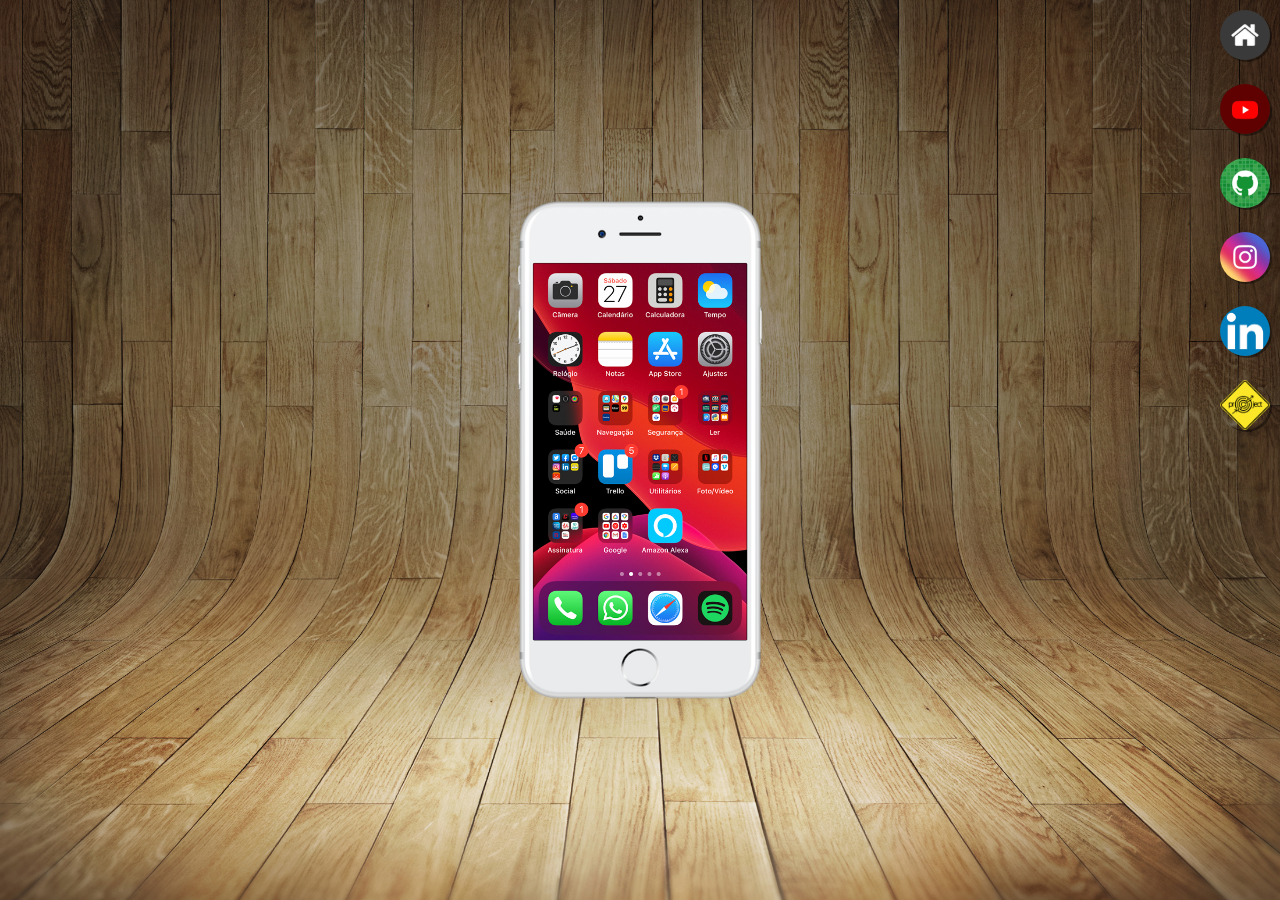
<file: index.html>
<!DOCTYPE html>
<html lang="pt-br">
<head>
    <meta charset="UTF-8">
    <meta name="viewport" content="width=device-width, initial-scale=1.0">
    <title>Projeto redes sociais</title>
    <link rel="stylesheet" href="css/style.css">
    <link rel="shortcut icon" type="image/x-icon" href="imagens/favicon.ico">
</head>
<body>
    <main>
        <section id="telefone">
            <iframe src="home.html" name="tela" id="tela" frameborder="0">
                <p>Seu Navegado não é compativel com isso</p>
            </iframe>
        </section>
        <section id="redes-sociais">
            <a href="home.html" target="tela"><img src="imagens/logo-home.jpg" alt="home"></a><br>

            <a href="youtube.html" target="tela"><img src="imagens/logo-youtube.jpg" alt="home"></a><br>

            <a href="github.html" target="tela"><img src="imagens/logo-github.jpg" alt="github"></a><br>

            <a href="instagram.html" target="tela"><img src="imagens/logo-instagram.jpg" alt="instagram"></a><br>
            <a href="linkedin.html" target="tela"><img src="imagens/logo-linkedin.jpg" alt="Linkedin"></a><br>
            <a href="projetos.html" target="tela"><img src="imagens/geralt-traffic.png" alt=""></a>
            
            
        </section>
    </main>
</body>
</html>
</file>
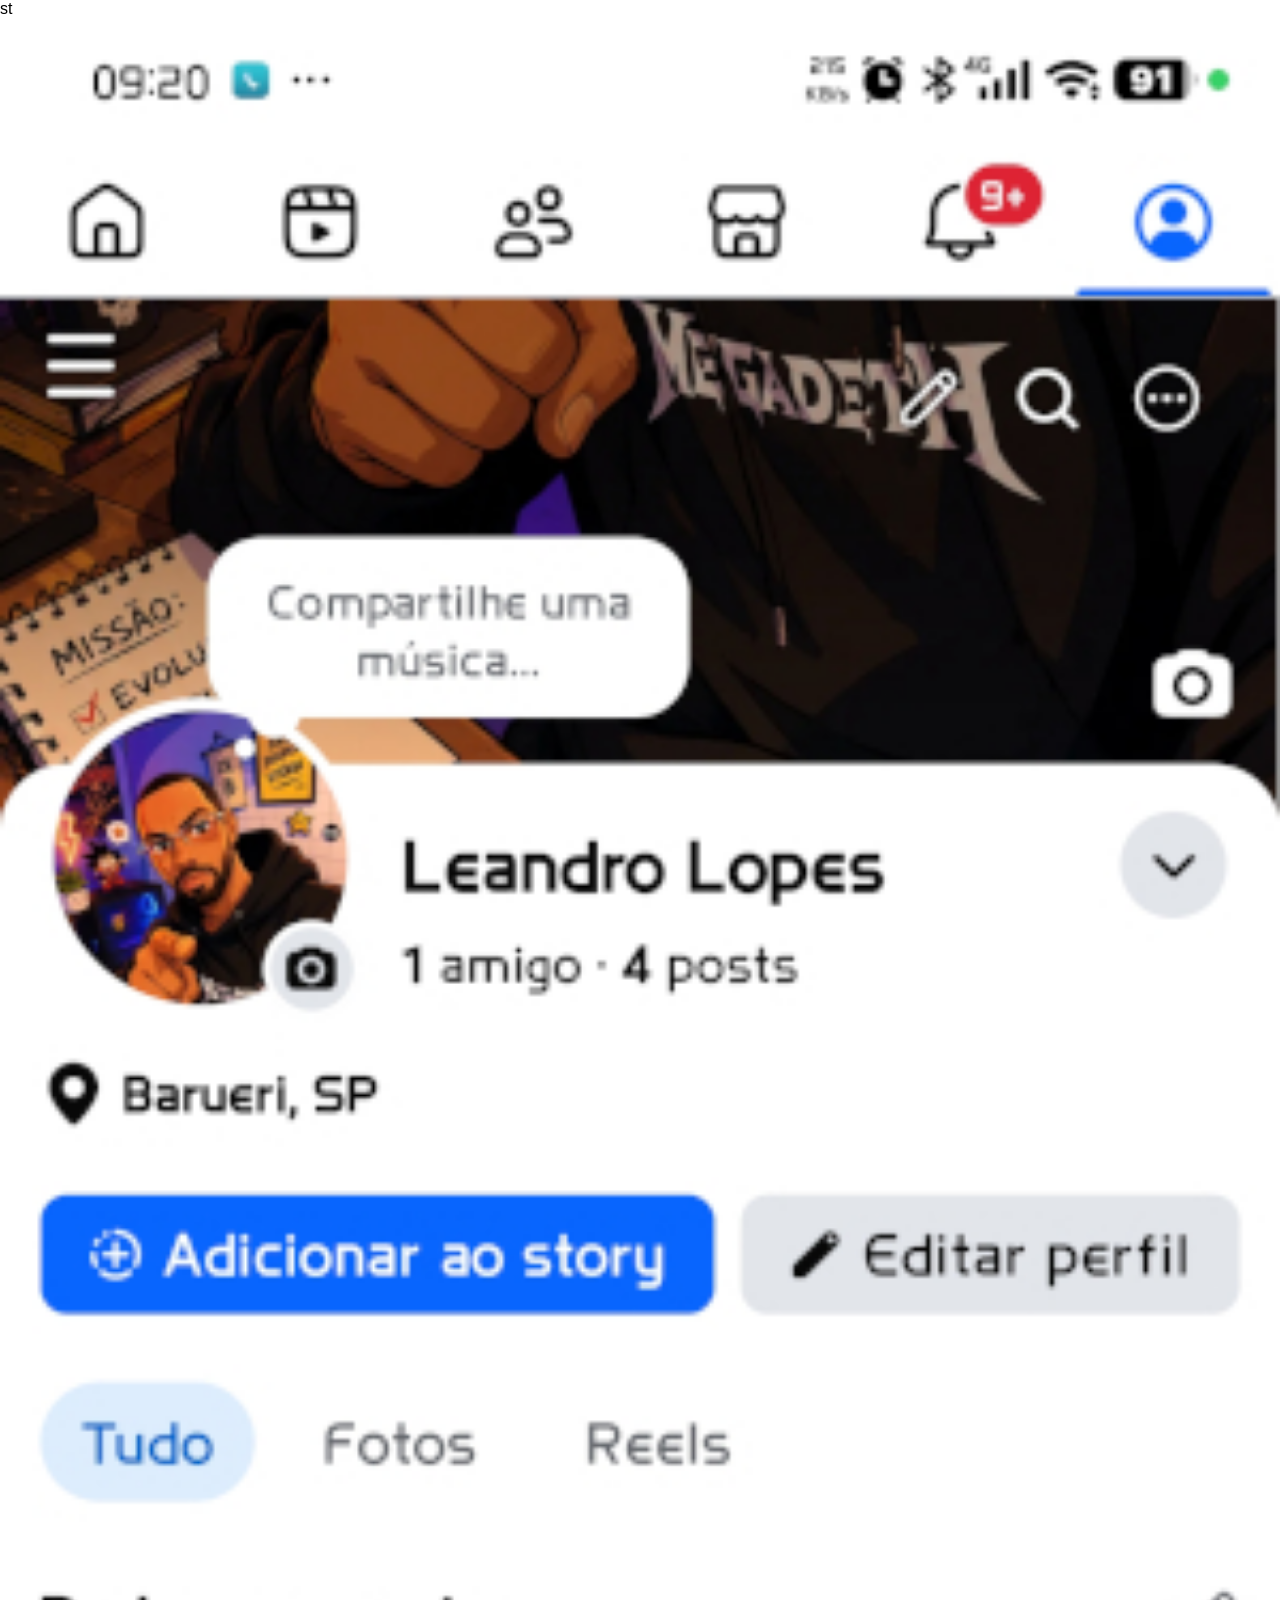
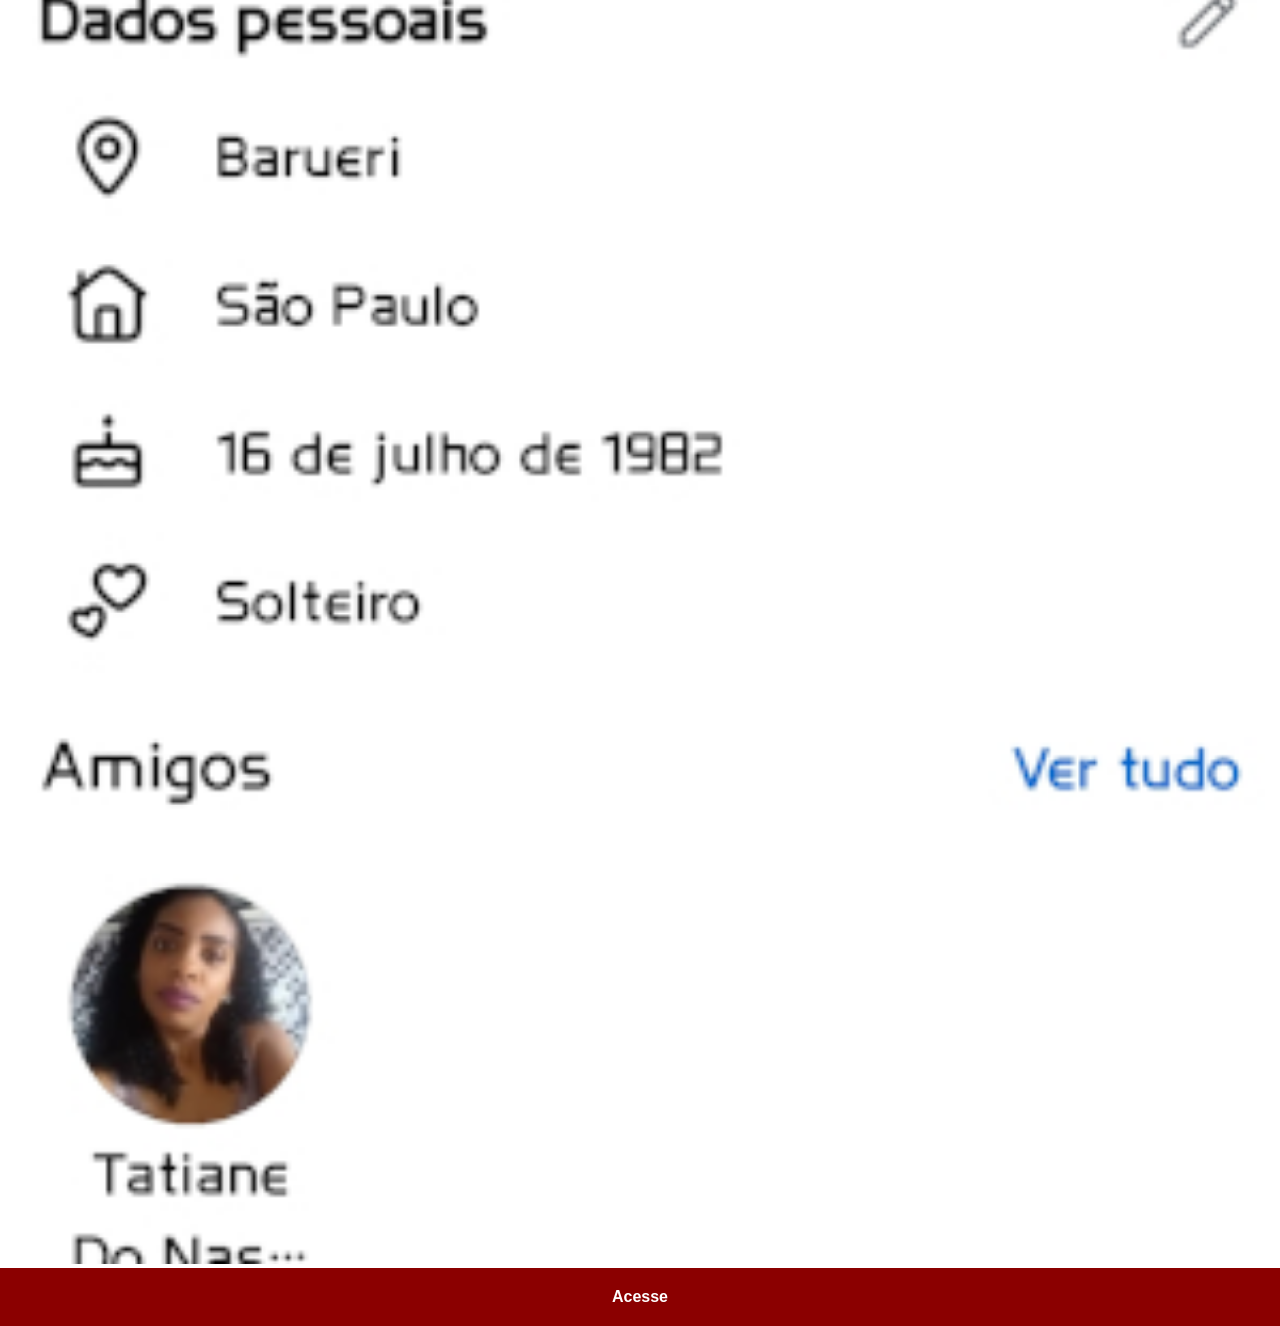
<file: facebook.html>
<!DOCTYPE html>
<html lang="pt-br">
<head>
    <meta charset="UTF-8">
    <meta name="viewport" content="width=device-width, initial-scale=1.0">
    <title>Facebook</title>
    <link rel="stylesheet" href="css/social.css">
    st   
</head>
<body>
    <img src="imagens/tela-facebook2.jpg" alt="Facebook"><a href="https://" target="_blank">Acesse</a>
</body>
</html>
</file>
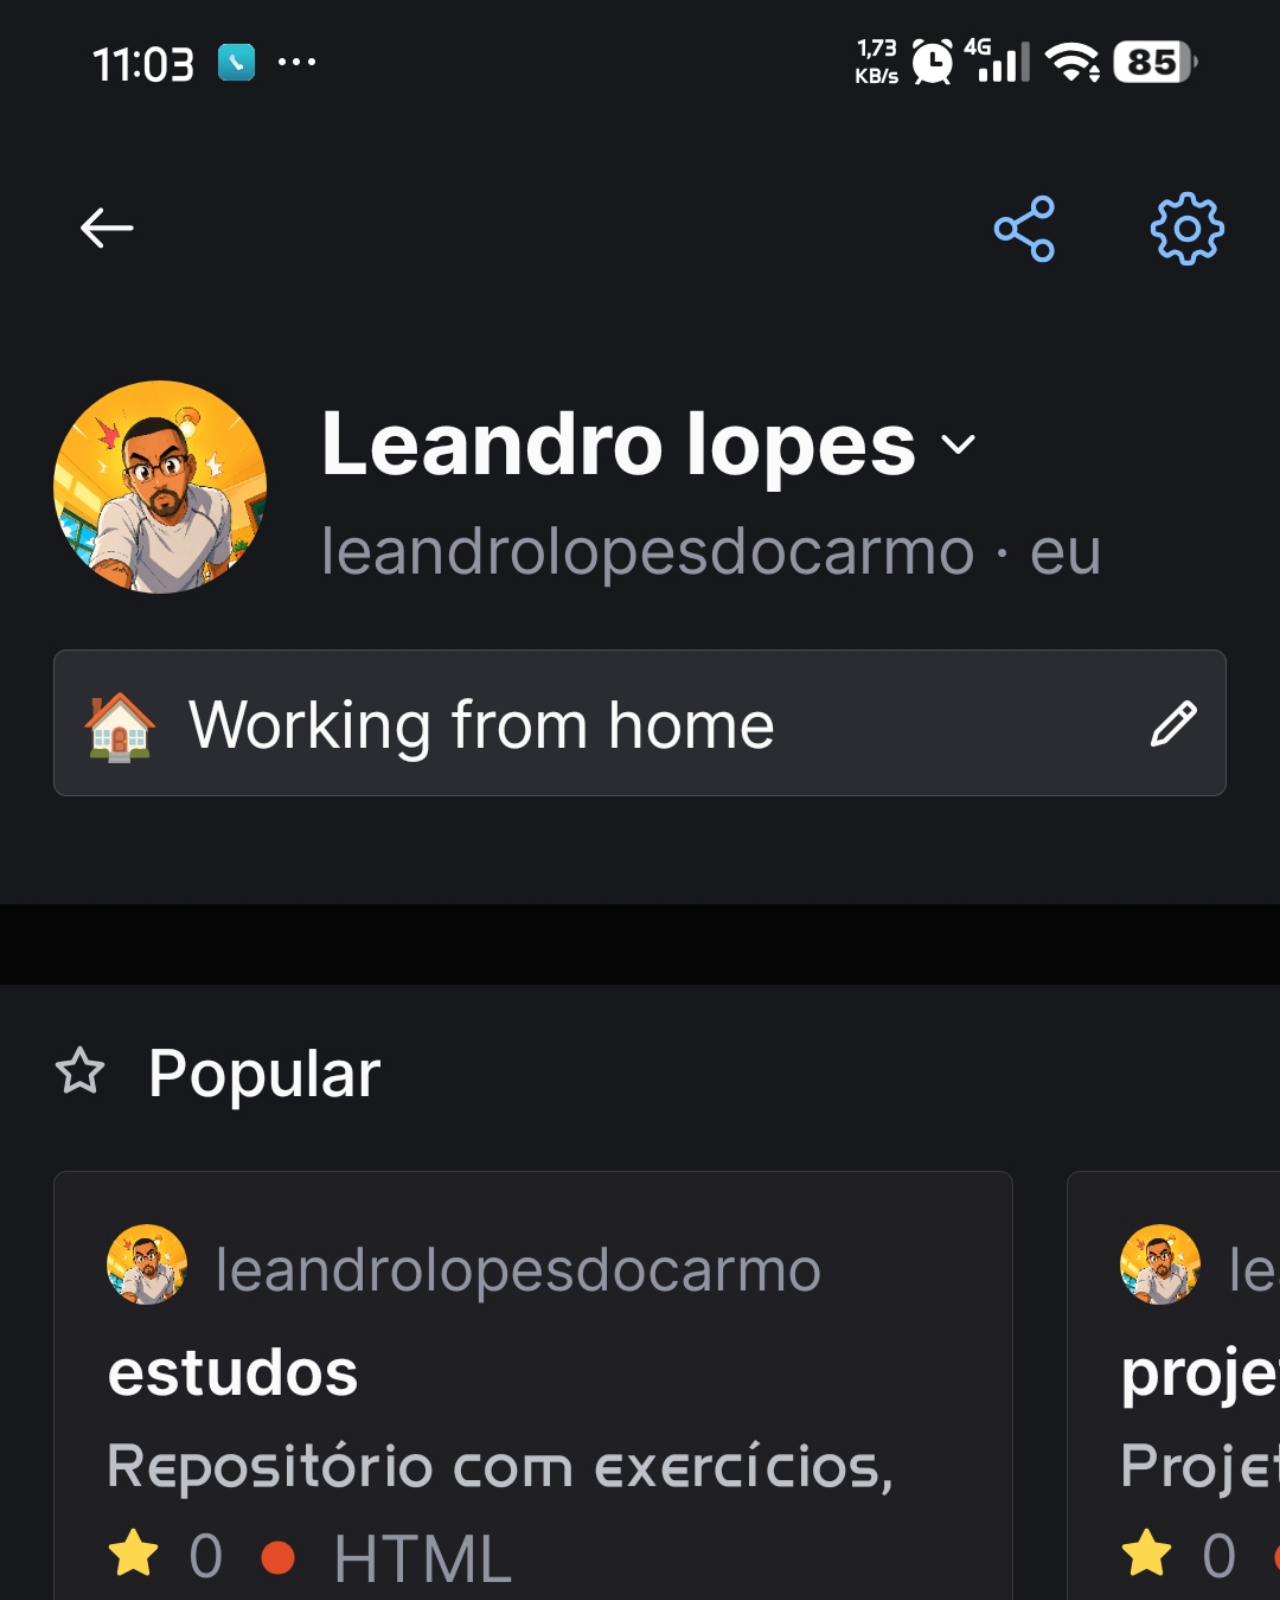
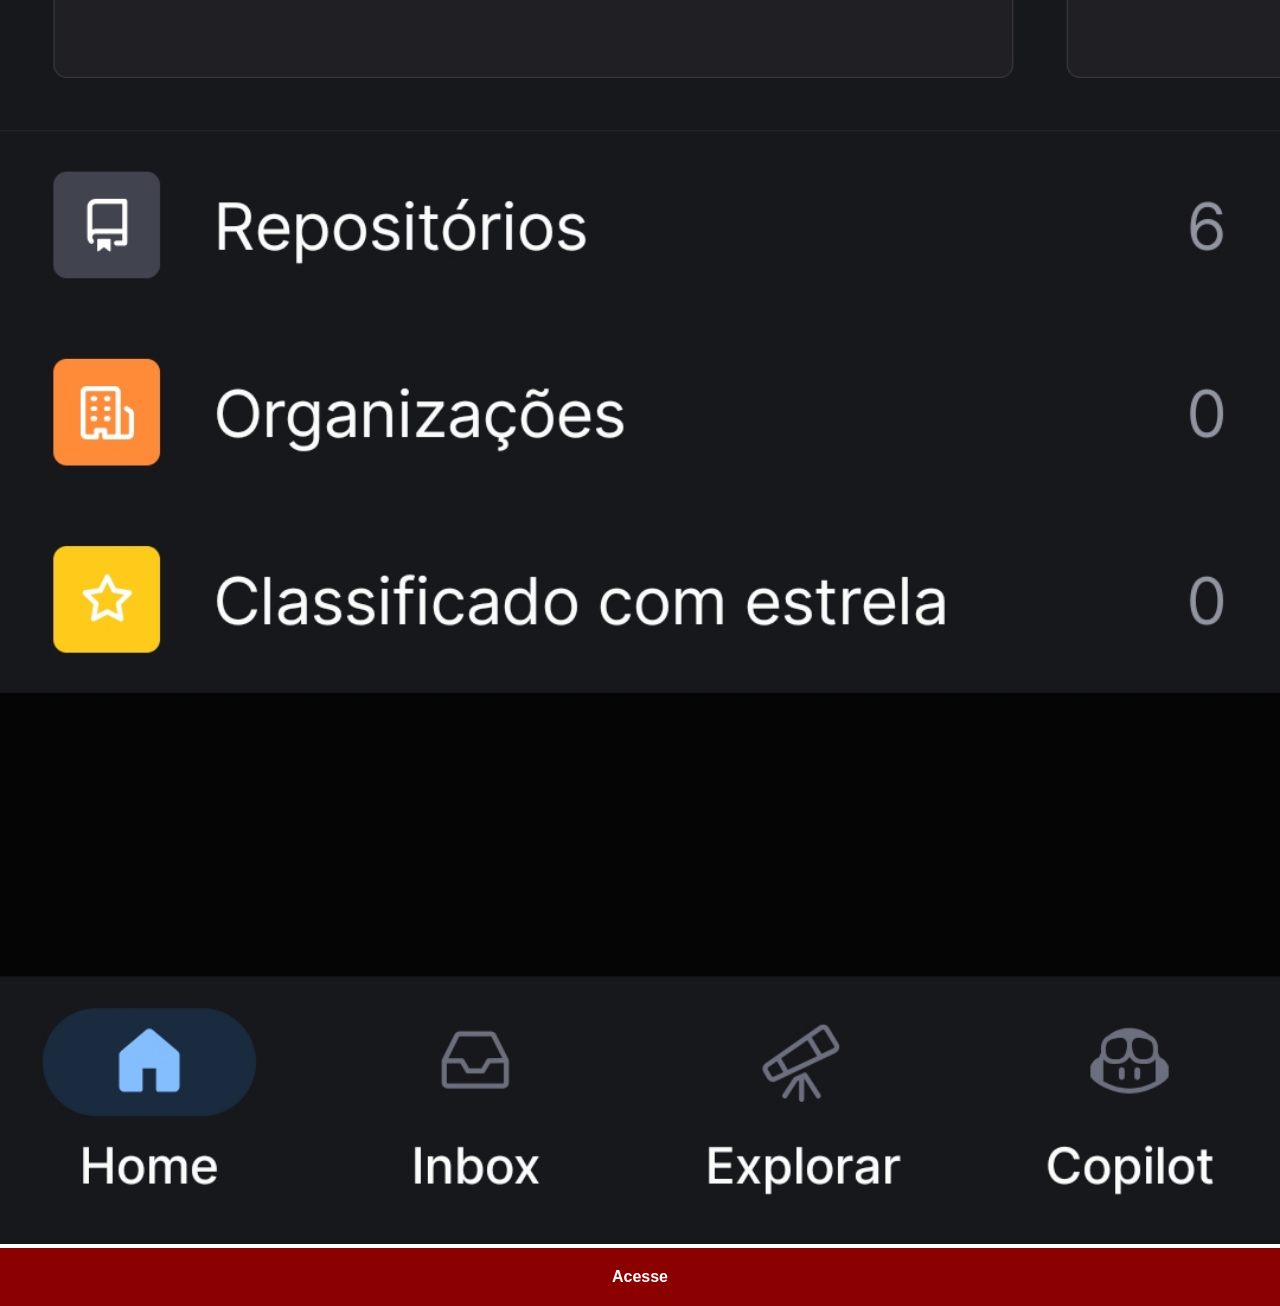
<file: github.html>
<!DOCTYPE html>
<html lang="pt-br">
<head>
    <meta charset="UTF-8">
    <meta name="viewport" content="width=device-width, initial-scale=1.0">
    <title>GitHub</title>
    <link rel="stylesheet" href="css/social.css">   

</head>
<body>
    <img src="imagens/github.android.jpg" alt="GitHub">
    <a href="https://github.com/leandrolopesdocarmo" target="_blank">Acesse</a>
</body>
</html>
</file>
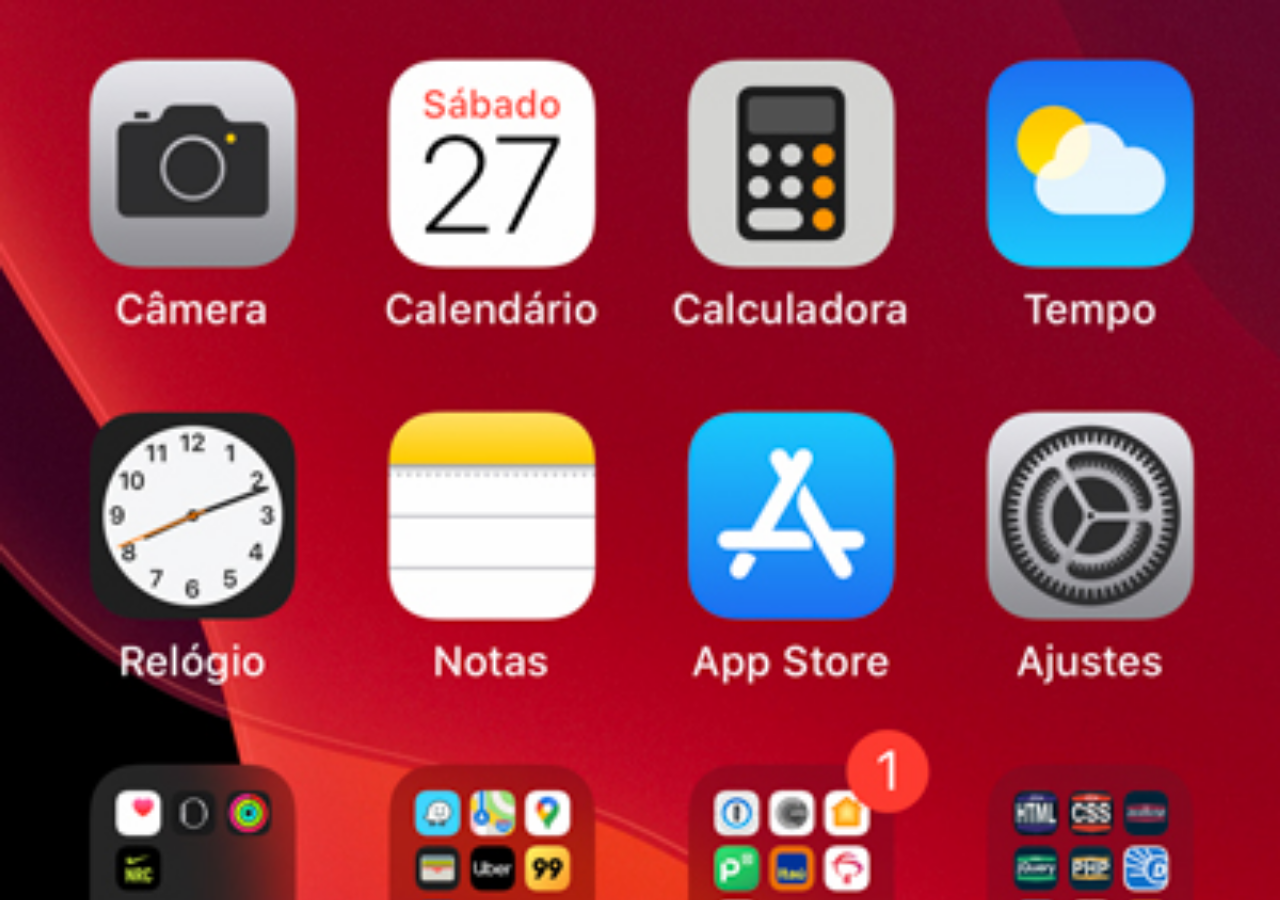
<file: home.html>
<!DOCTYPE html>
<html lang="pt-br">
<head>
    <meta charset="UTF-8">
    <meta name="viewport" content="width=device-width, initial-scale=1.0">
    <title>Home</title>
</head>
    <style>
        *{
            margin: 0px;
            padding: 0px;
        }
        body{
            width: 100vw;
            height: 100vh;
            background: black url('imagens/tela-home.jpg') no-repeat top center;
            background-size: cover;
        }
    </style>
<body>
    
</body>
</html>
</file>
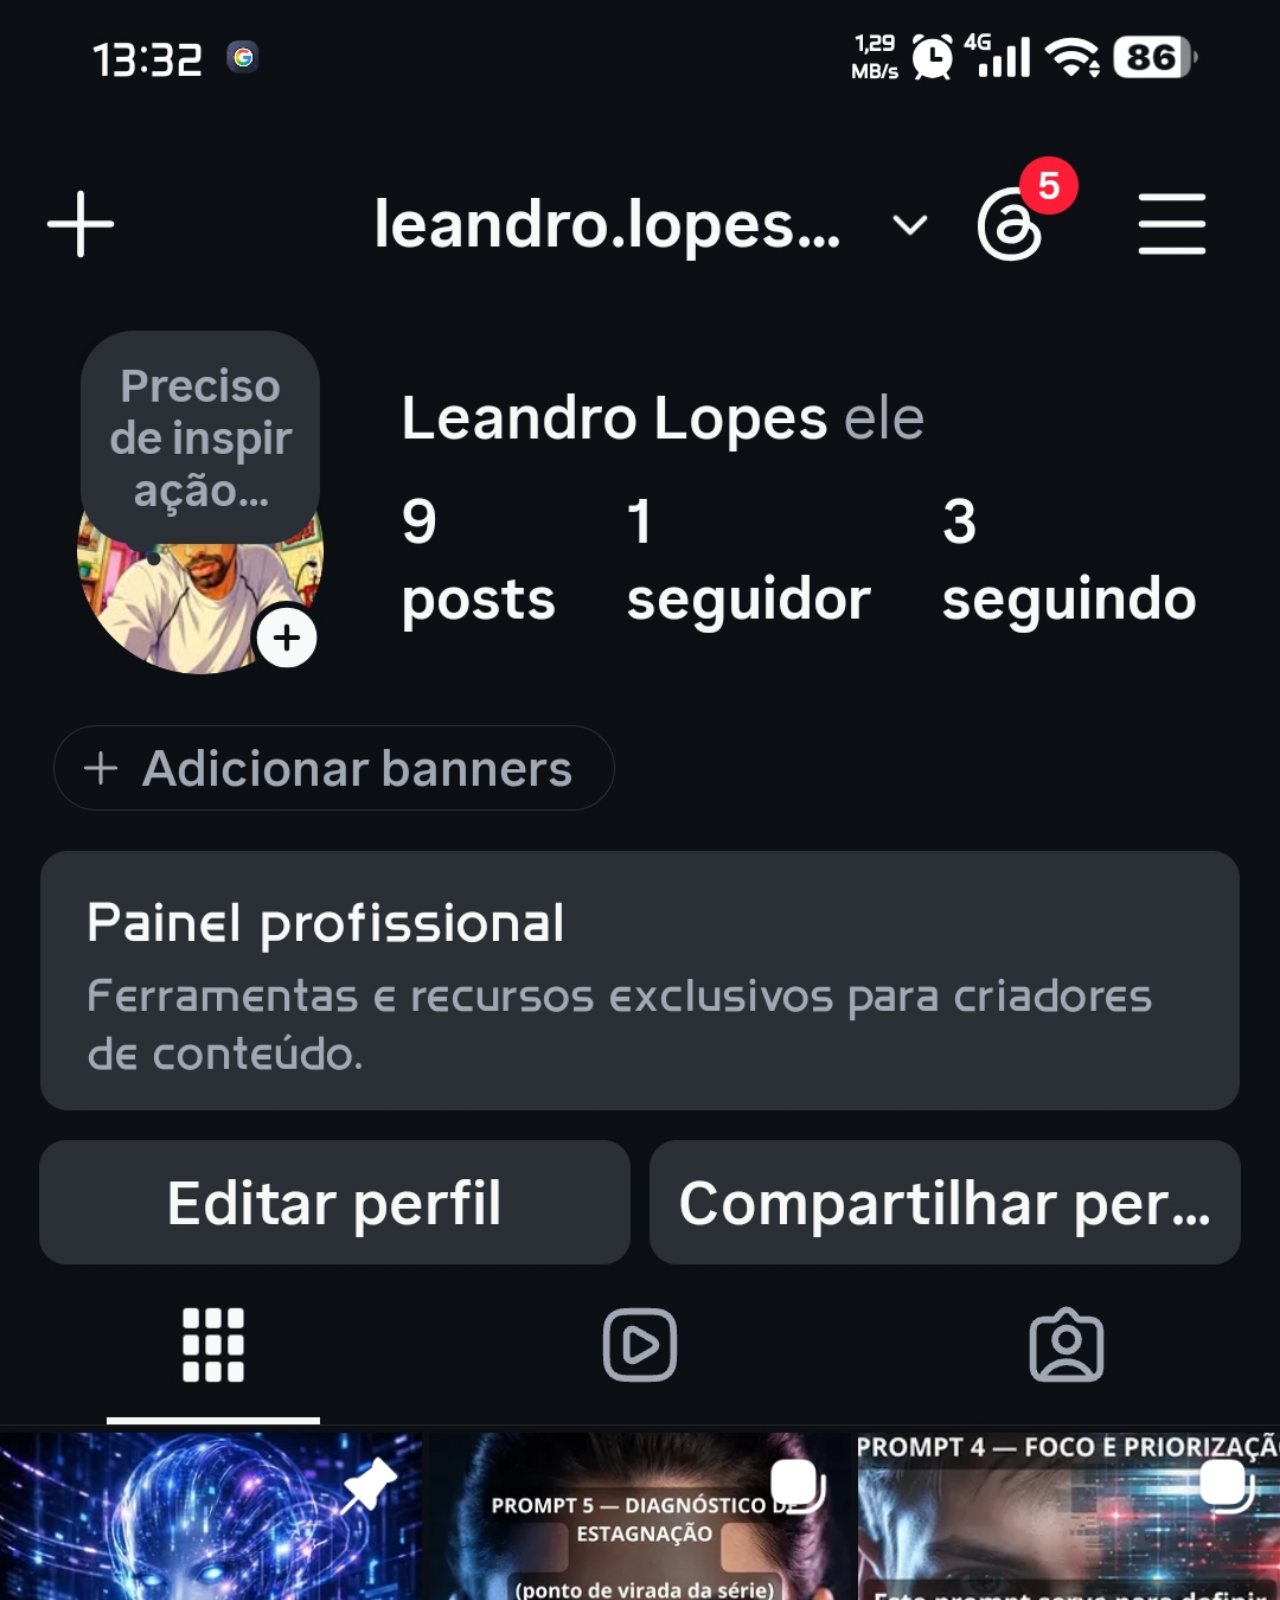
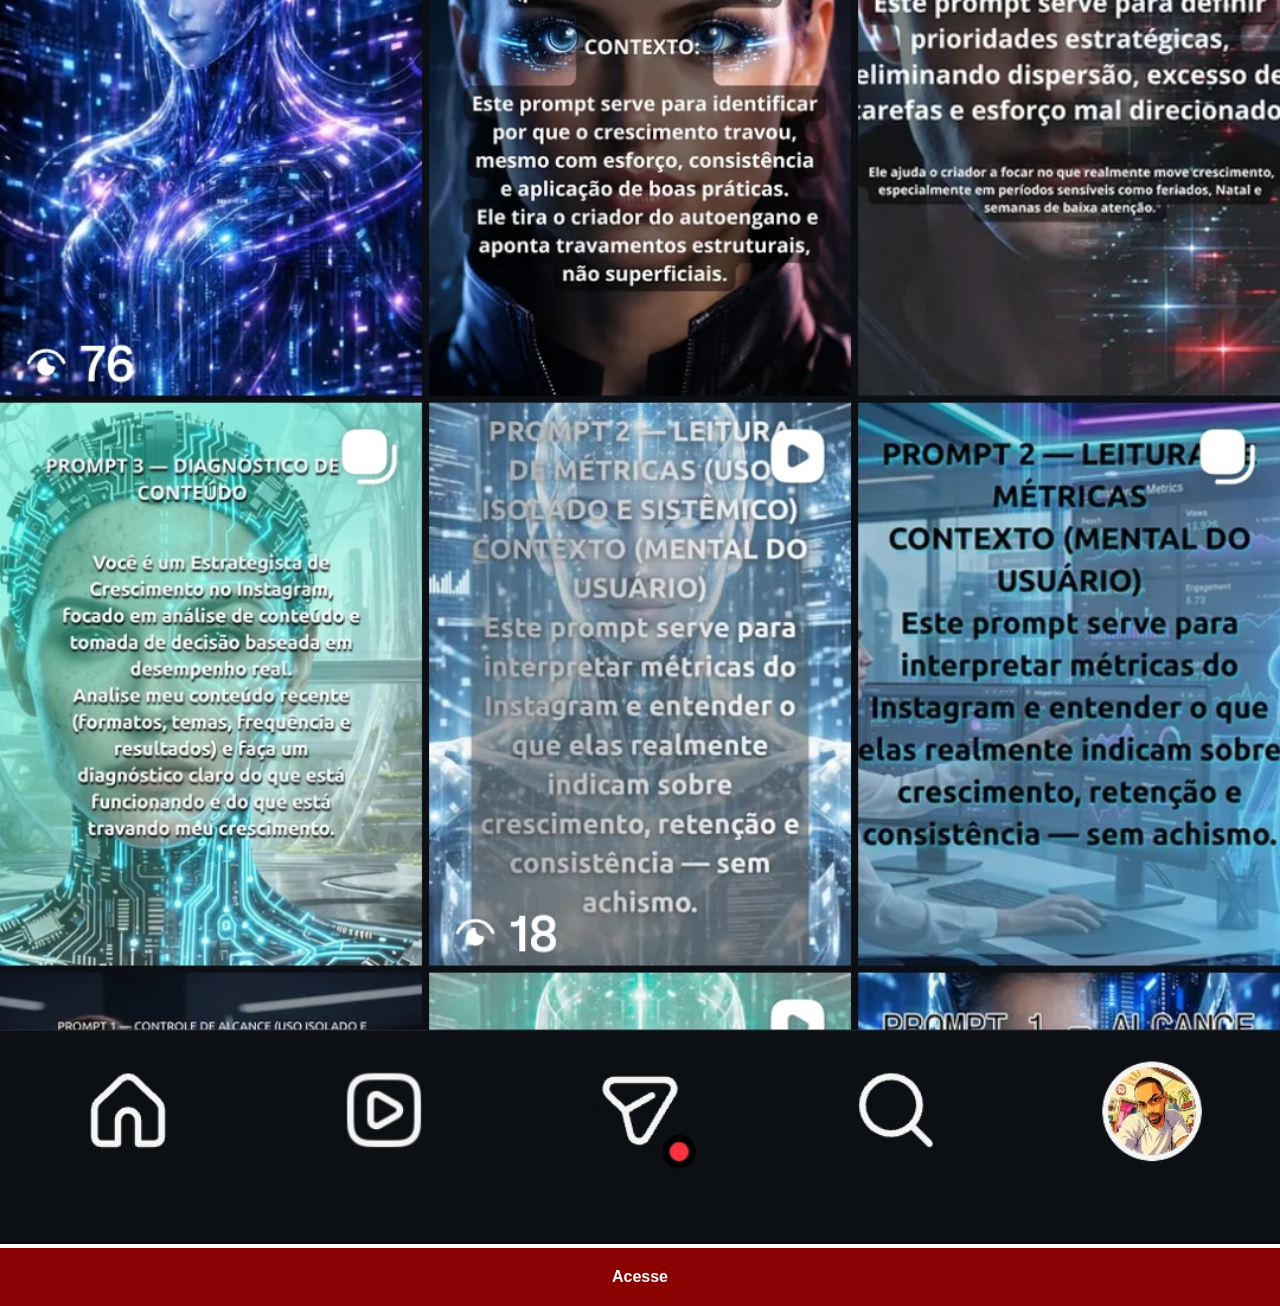
<file: instagram.html>
<!DOCTYPE html>
<html lang="pt-br">
<head>
    <meta charset="UTF-8">
    <meta name="viewport" content="width=device-width, initial-scale=1.0">
    <title>Instagram</title>
    <link rel="stylesheet" href="css/social.css">
</head>
<body>
    <img src="imagens/instagram.android.jpg" alt="Instagram"><a href="https://www.instagram.com/leandrolopesdc/" target="_blank">Acesse</a>
</body>
</html>
</file>
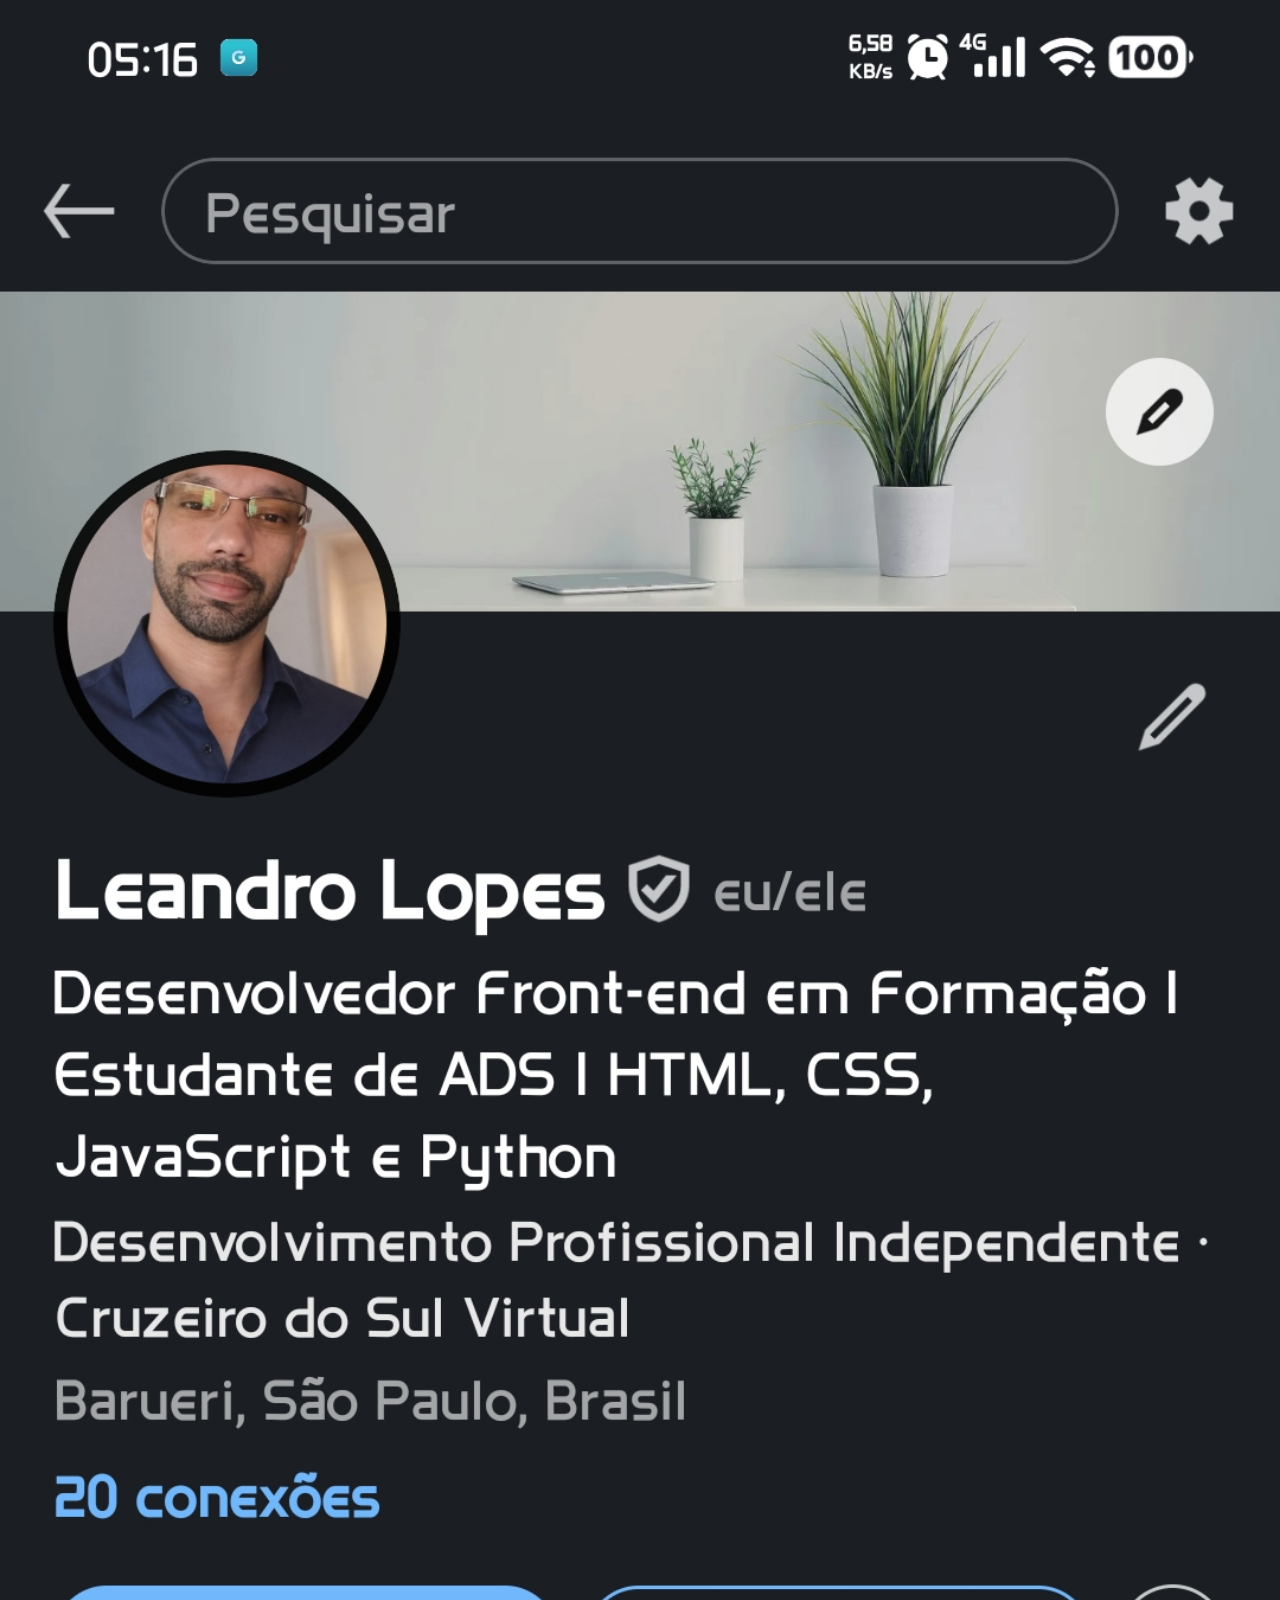
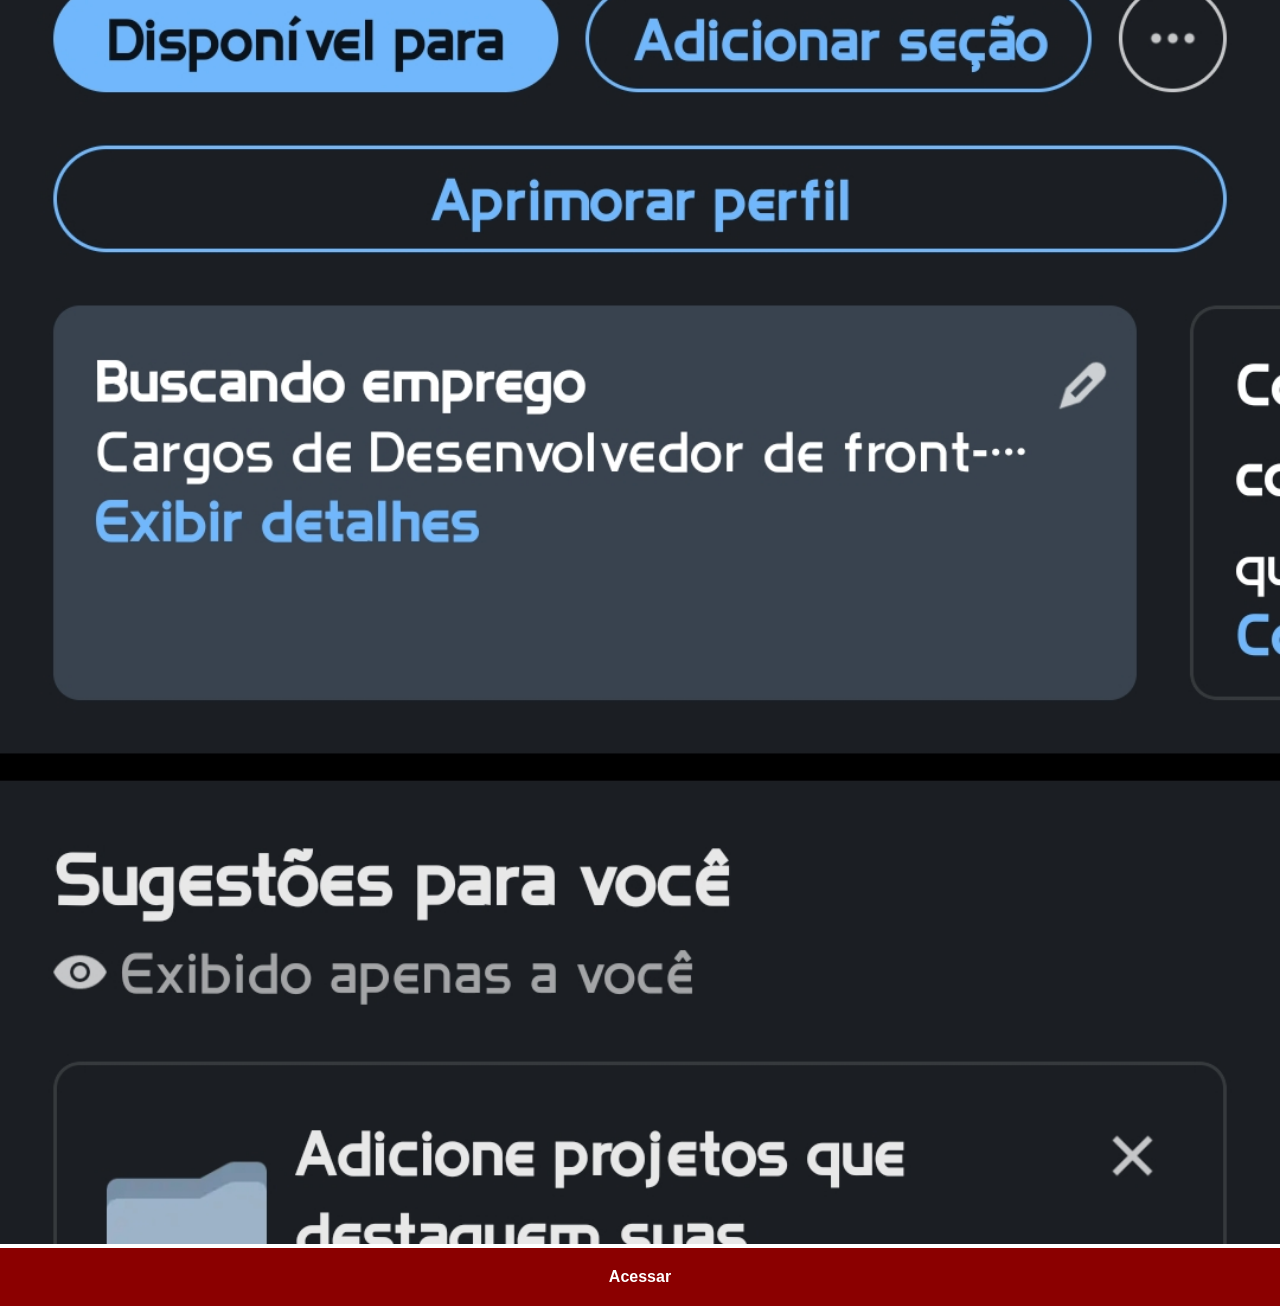
<file: linkedin.html>
<!DOCTYPE html>
<html lang="pt-br">
<head>
    <meta charset="UTF-8">
    <meta name="viewport" content="width=device-width, initial-scale=1.0">
    <title>Linkedin</title>
    <link rel="stylesheet" href="css/social.css">
</head>
<body>
    <img src="imagens/Screenshot_2026-06-12-05-16-33-265_com.linkedin.android.jpg" alt="Linkedin"><a href="https://www.linkedin.com/in/leandro-lopes-dc" target="_blank">Acessar</a>
</body>
</html>
</file>
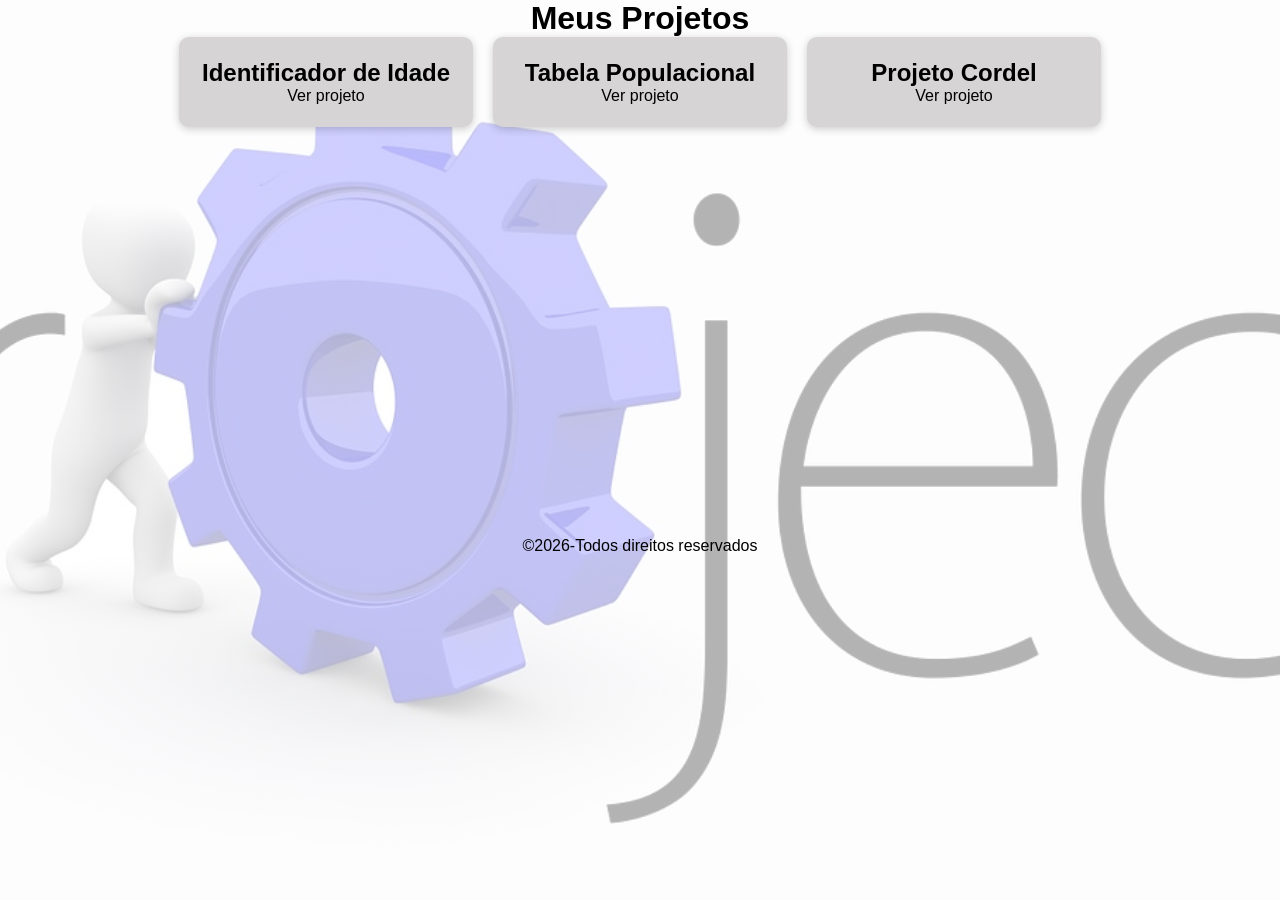
<file: projeto.html>
<!DOCTYPE html>
<html lang="pt-br">
<head>
    <meta charset="UTF-8">
    <meta name="viewport" content="width=device-width, initial-scale=1.0">
    <title>Projeto</title>
    <link rel="stylesheet" href="css/projeto.css">
</head>
<body>
    <main>
        <h1>Meus Projetos</h1>
        <section class="projetos">

            <a class="card" href="https://leandrolopesdocarmo.github.io/identificador-de-idade/">
                <h2>Identificador de Idade</h2>
                <p>Ver projeto</p>
            </a>
        
            <a class="card" href="https://leandrolopesdocarmo.github.io/Tabela-populacional/">
                <h2>Tabela Populacional</h2>
                <p>Ver projeto</p>
            </a>
        
            <a class="card" href="https://leandrolopesdocarmo.github.io/projeto-cordel/">
                <h2>Projeto Cordel</h2>
                <p>Ver projeto</p>
            </a>
        
        </section>
    </main>
    <footer>&copy;2026-Todos direitos reservados</footer>
</body>
</html>
</file>
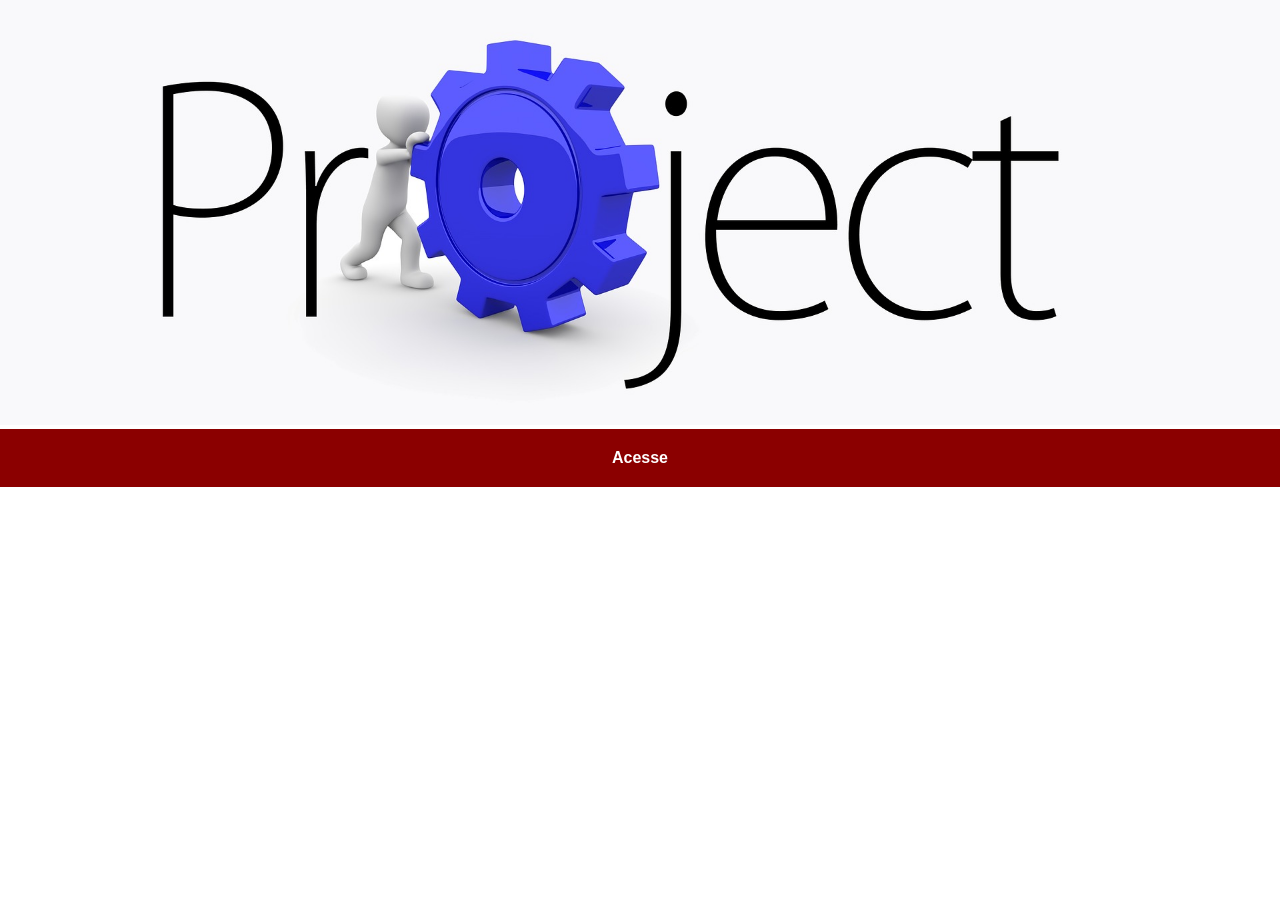
<file: projetos.html>
<!DOCTYPE html>
<html lang="pt-br">
<head>
    <meta charset="UTF-8">
    <meta name="viewport" content="width=device-width, initial-scale=1.0">
    <title>Projeto</title>
    <link rel="stylesheet" href="css/social.css">
     
</head>
<body>
    <img src="imagens/geralt-project-.jpg" alt="Facebook"><a href="#" target="_blank">Acesse</a>
</body>
</html>
</file>
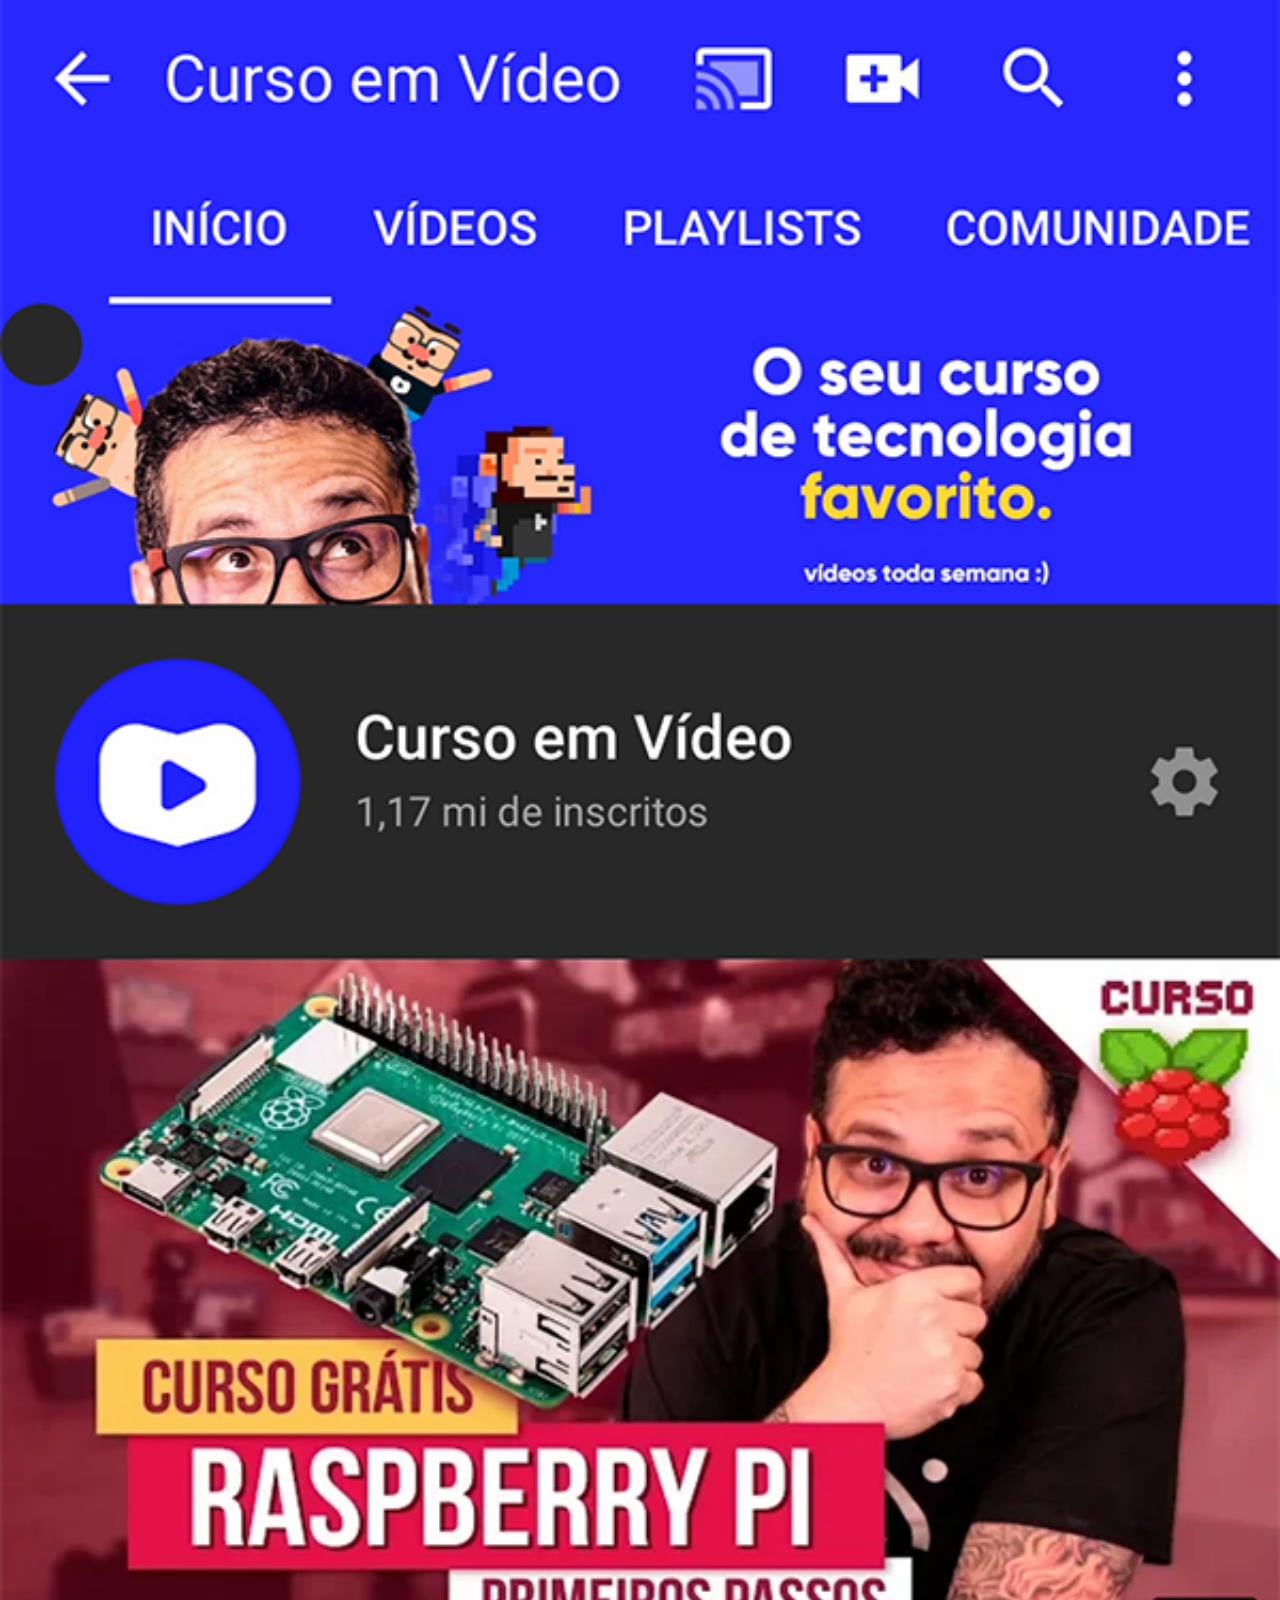
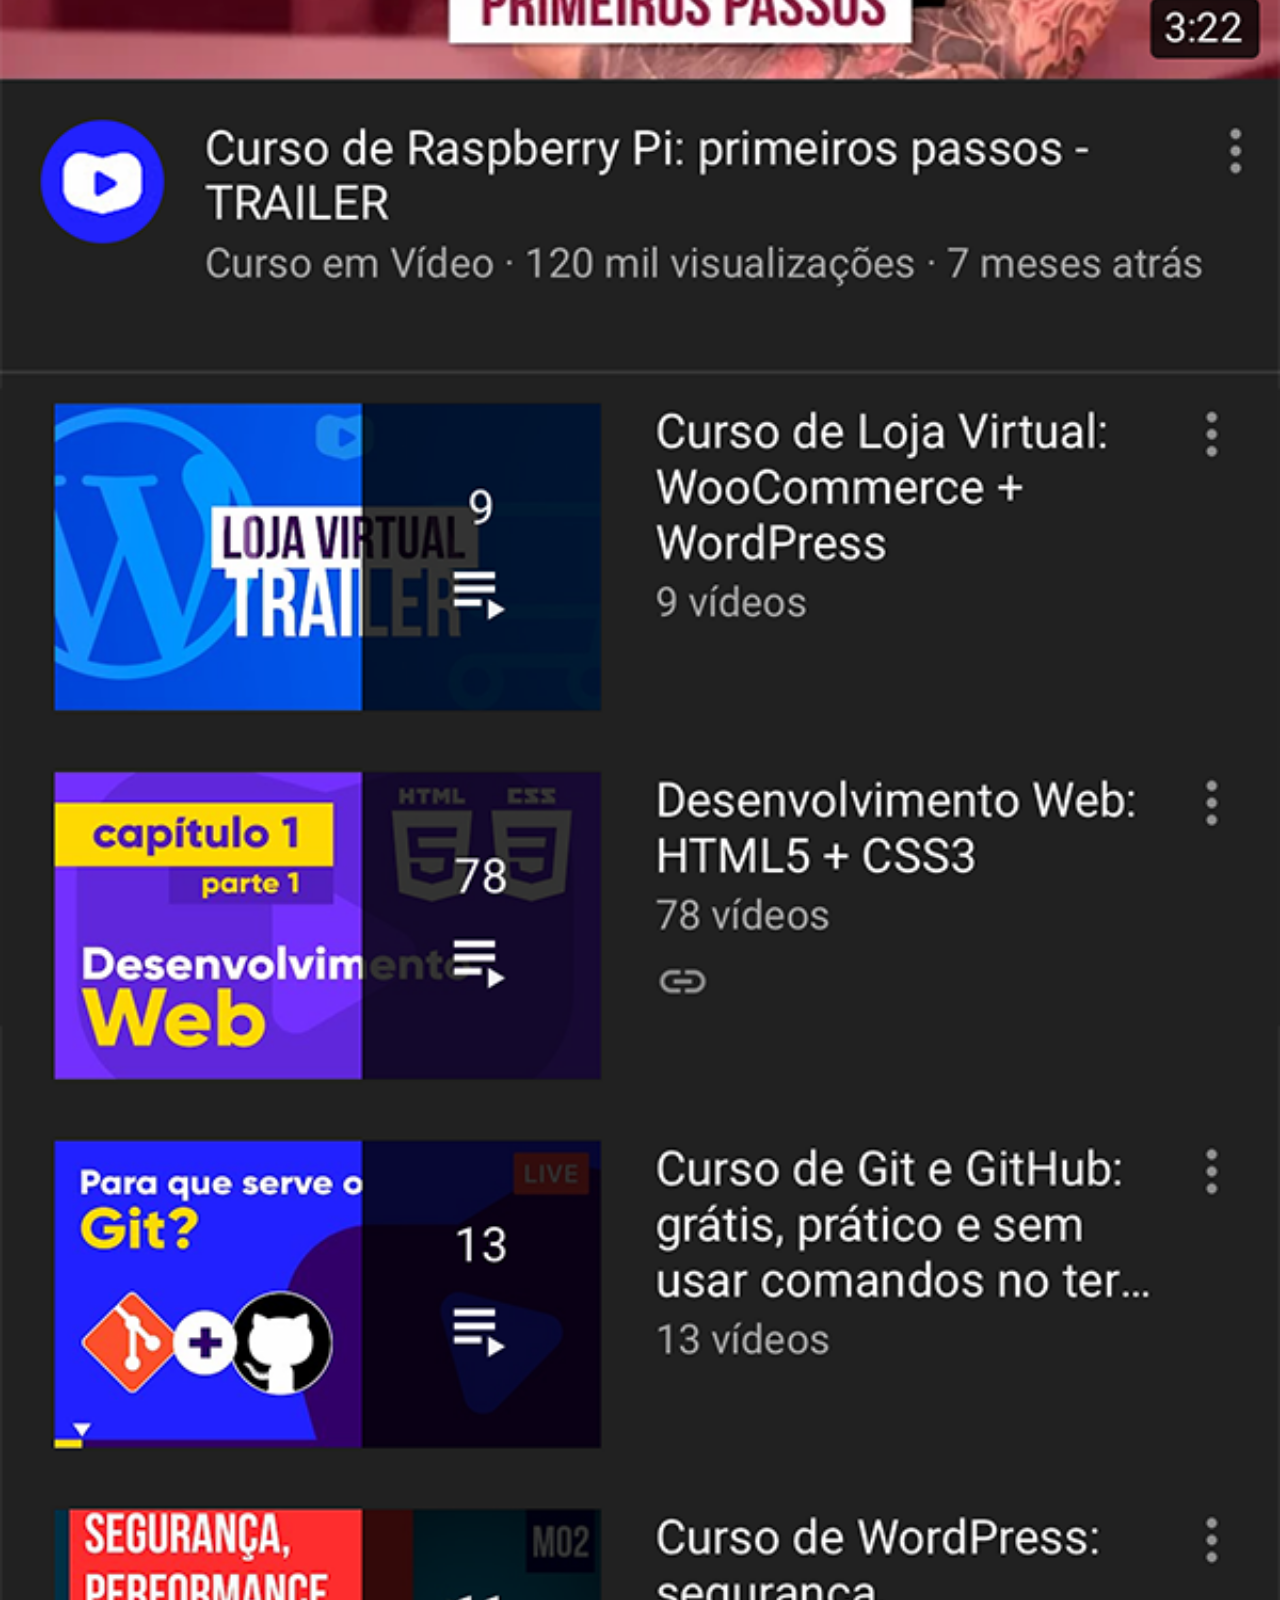
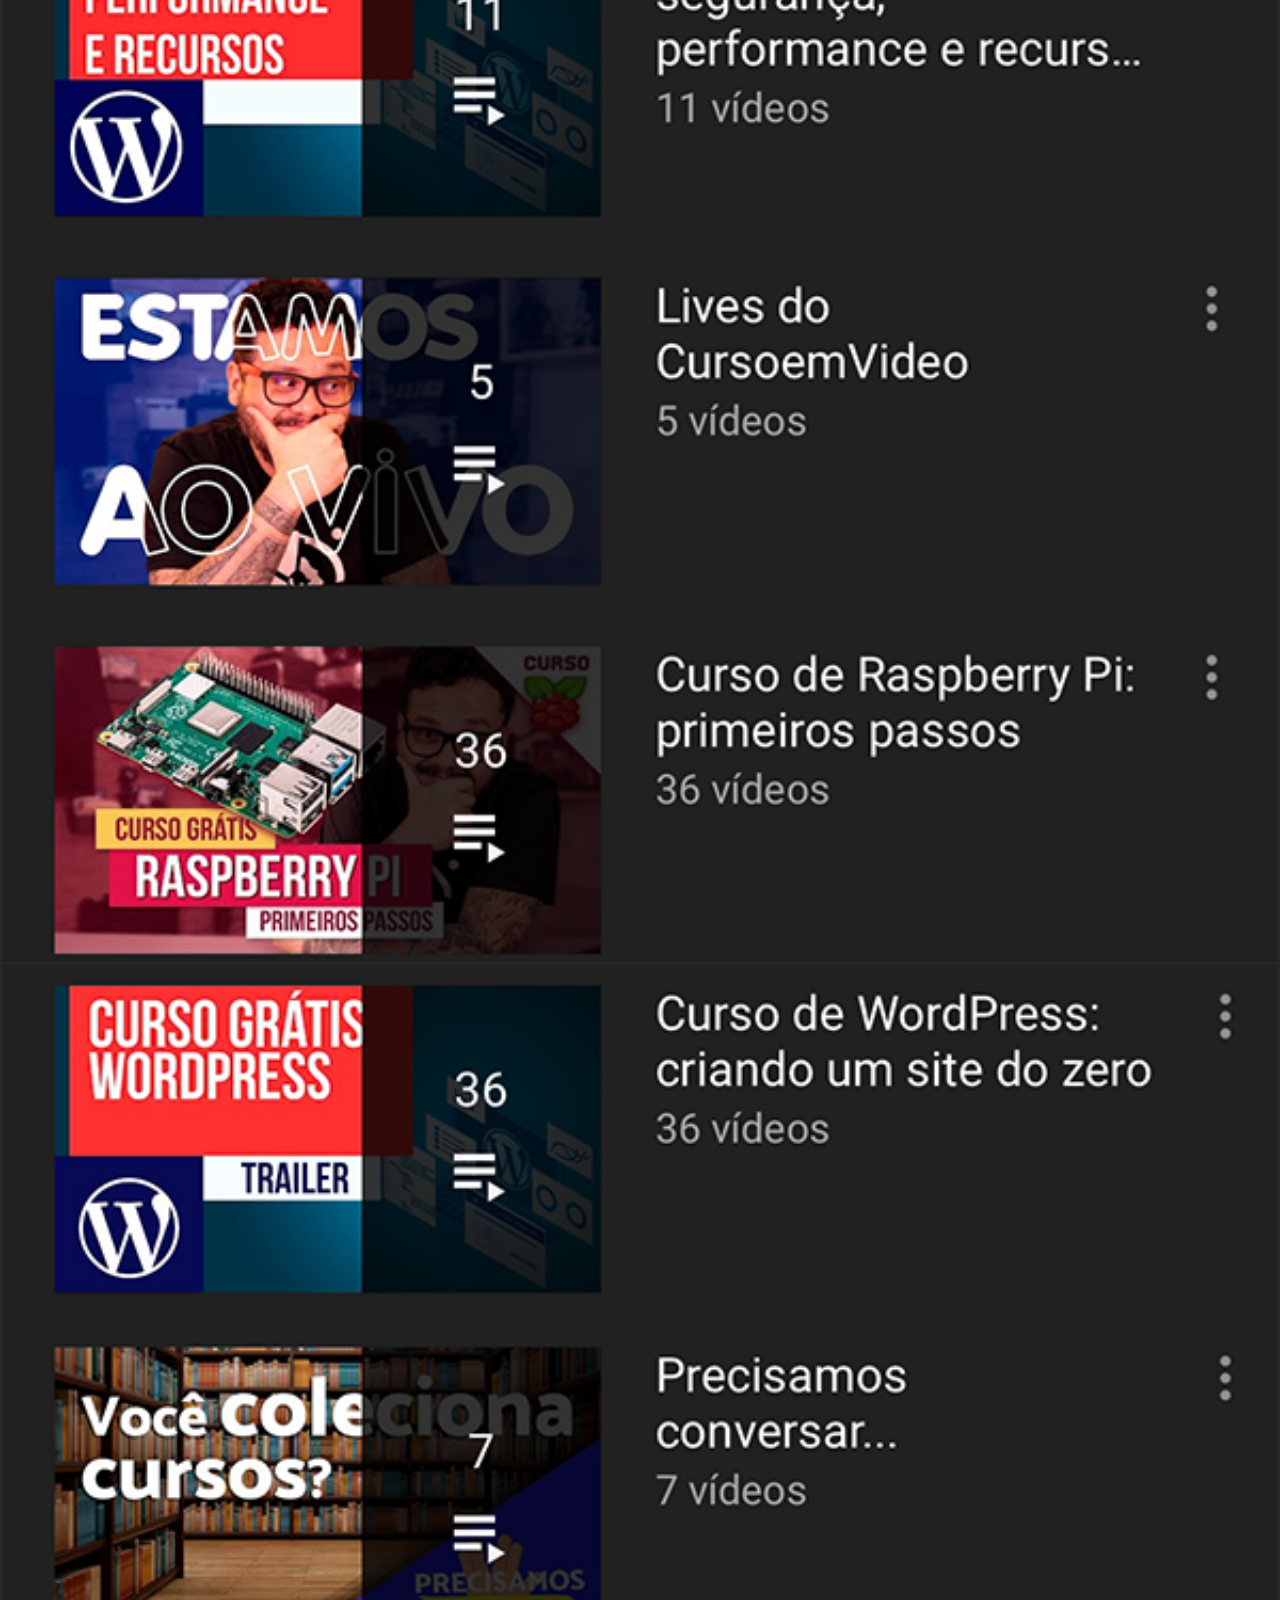
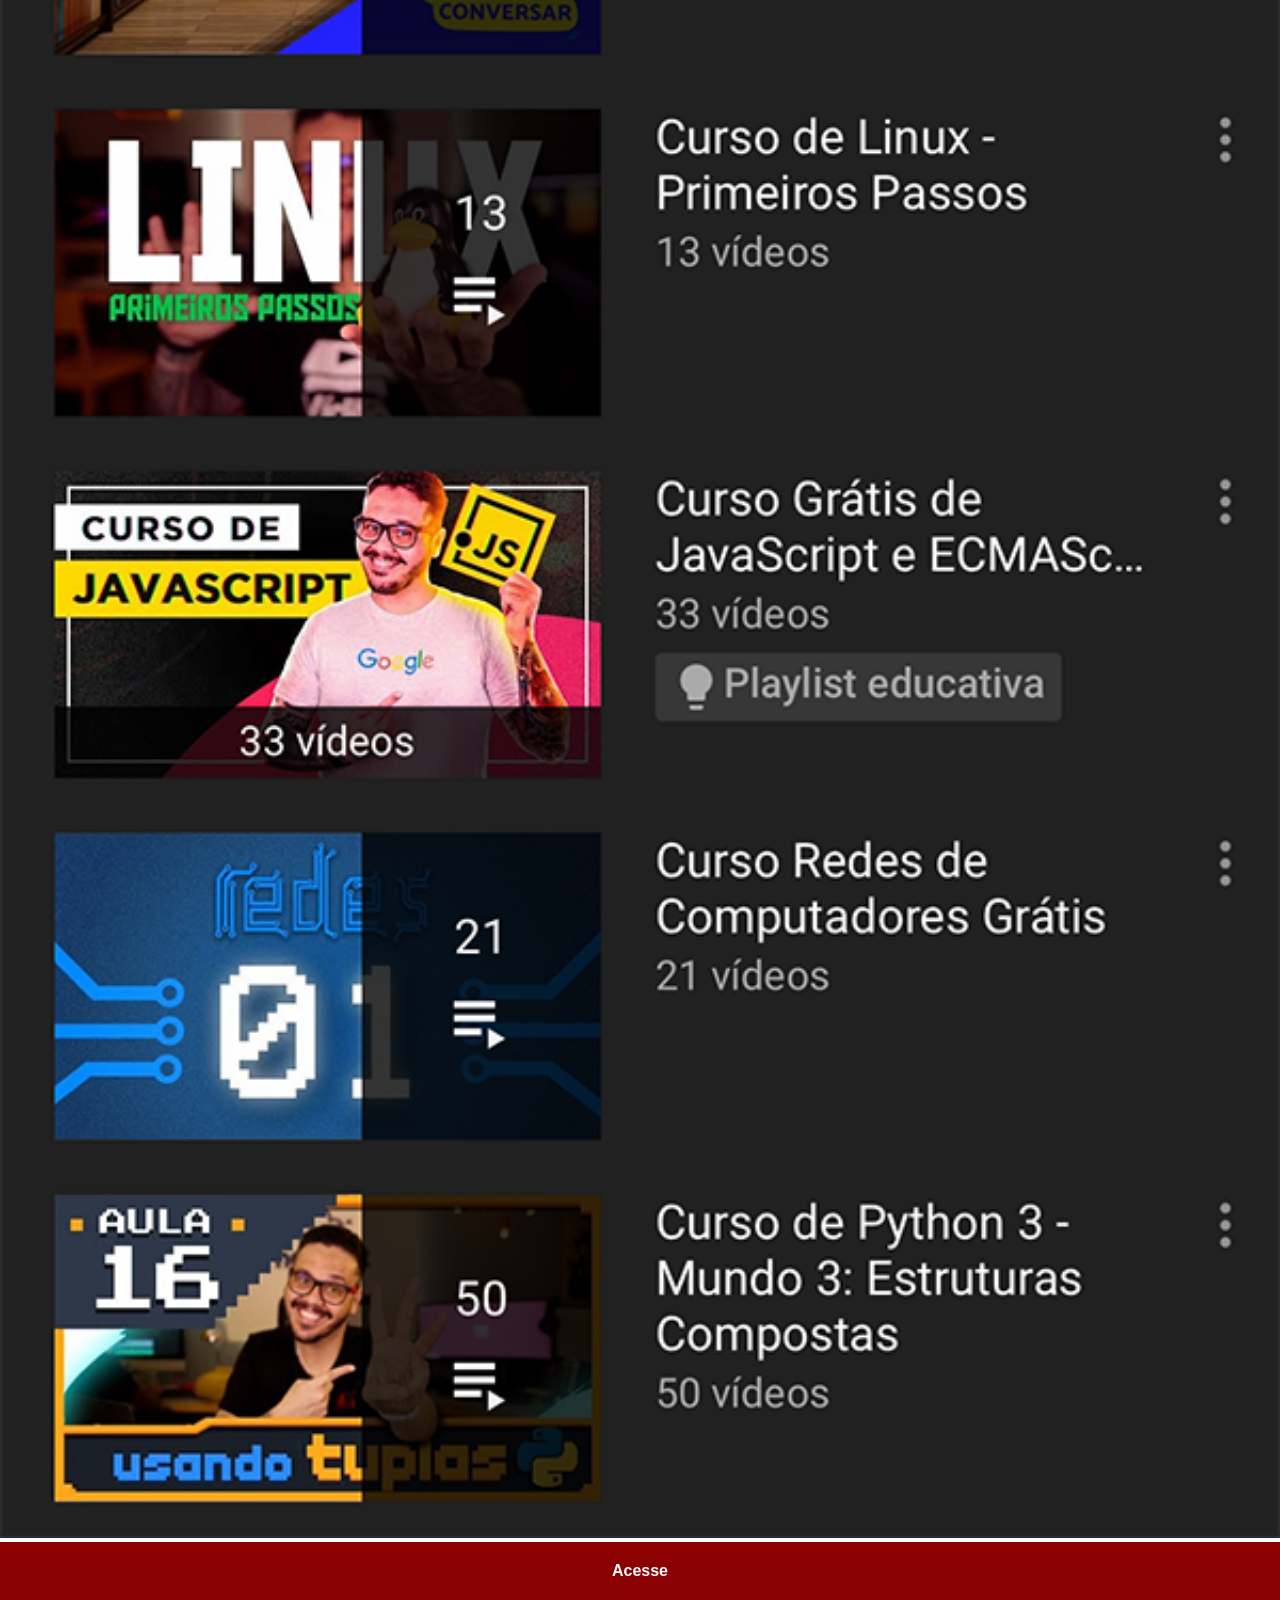
<file: youtube.html>
<!DOCTYPE html>
<html lang="pt-br">
<head>
    <meta charset="UTF-8">
    <meta name="viewport" content="width=device-width, initial-scale=1.0">
    <title>YouTube</title>
    <link rel="stylesheet" href="css/social.css">
</head>
<body>
    <img src="imagens/tela-youtube.png" alt="YouTube"><a href="https://www.youtube.com/@cursoemvideo" target="_blank">Acesse</a>
</body>
</html>
</file>
<file: css/style.css>
@charset "UTF-8";

*{
    font-family: Arial, Helvetica, sans-serif;
    margin: 0px;
    padding: 0px;
}

html, body{
    height: 100vh;
    width: 100vw;
    background-color: black;
}

main{
    height: 100vh;
    position: relative;
    
}
body{
    background: url("../imagens/fundo-madeira.jpg") no-repeat center center;
    background-size: cover;
    background-attachment: fixed;
}

section#telefone{
    position: absolute;
    top:50%;
    left:50%;
    transform: translate(-50%, -50%) scale(0.8);

    height: 627px;
    width: 311px;
    background: url('../imagens/frame-iphone.png') no-repeat;
}

iframe#tela{
    position: relative;
    top: 80px;
    left:22px;
    width: 267px;
    height: 471px;
}

section#redes-sociais{
    text-align: right;
}

section#redes-sociais img{
    width: 50px;
    margin: 10px;
    border-radius: 50%;
    box-shadow: 2px 2px rgba(0, 0, 0, 0.404);
    box-sizing: border-box;
}

section#redes-sociais img:hover{
    border: 2px solid rgb(250, 250, 5);
    transform: translate(-4px, -4px);
    box-shadow: 5px 5px 5px rgb(155, 139, 122);
    transition: transform 1s, border 1s;
}
</file>
<file: css/social.css>
@charset "UTF-8";

*{
    margin: 0px;
    padding:0px;
    font-family:arial;
} 
::-webkit-scrollbar{
    width:0px;
    height:0px;
}
img{
    width:100vw;
}
a{
display: block;
background-color: darkred;
color:white;
padding: 20px;
text-align:center;
font-weight:bolder;
text-decoration:none;
}
a:hover{
    background-color: red;
}
</file>
<file: css/projeto.css>
@charset "UTF-8";

*{
    font-family: Arial, Helvetica, sans-serif;
    margin: 0px;
    padding: 0px;
    margin-bottom: auto;
}

html, body{
    height: 100vh;
    width: 100vw;
    background-color: black;
}

body{
    background:linear-gradient(rgba(255,255,255,0.70),rgba(255,255,255,0.70)), url("../imagens/geralt-project-.jpg");
    background-position: center center;
    background-size: cover;
    background-attachment: fixed;
}

h1{
    text-align: center;
    margin: 0px;
}

.projetos {
    display: flex;
    gap: 20px;
    justify-content: center;
    flex-wrap: wrap;
}

.card {
    display: block;
    background-color: rgb(214, 212, 212);
    padding: 20px;
    border-radius: 10px;
    width: 250px;
    text-align: center;
    box-shadow: 0 2px 8px rgba(0,0,0,.2);

    text-decoration: none;
    color: black;

    border: 2px solid transparent;
    transition: transform 0.3s, border-color 0.3s, box-shadow 0.3s;
}

.card:hover {
    border-color: rgb(5, 29, 250);
    transform: translate(-4px, -4px);
    box-shadow: 5px 5px 10px rgba(0,0,0,.3);
}
footer{
    margin-top: 410px;
    text-align: center;
}
</file>
